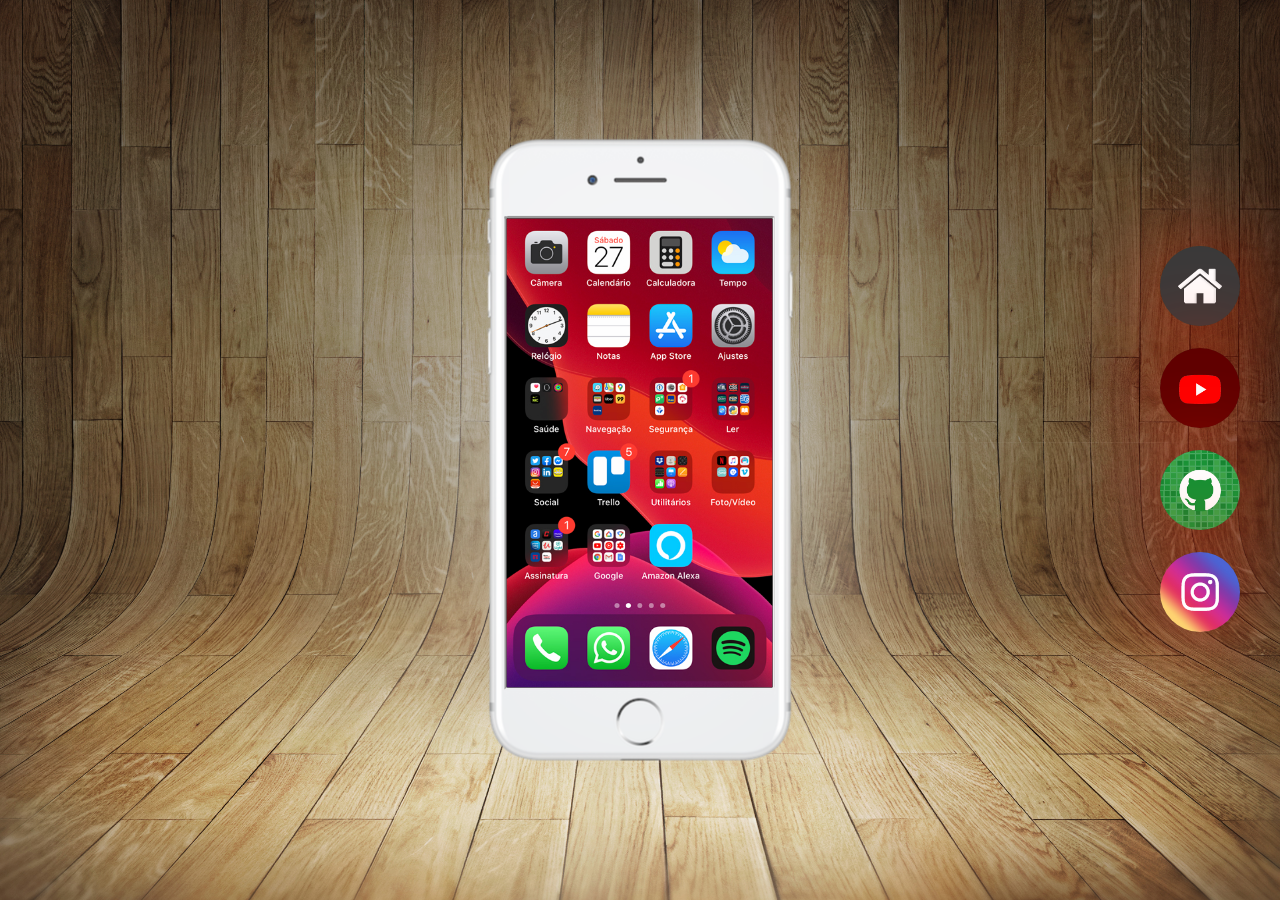
<file: index.html>
<!DOCTYPE html>
<html lang="pt-br">
<head>
  <meta charset="UTF-8">
  <meta name="viewport" content="width=device-width, initial-scale=1.0">
  <title>Redes Sociais</title>
  <link rel="shortcut icon" href="favicon.ico" type="image/x-icon">
  <link rel="stylesheet" href="estilo/style.css">
</head>
<body>

  <main>
    <Section class="telefone">
    <div class="esconderbarra">
      <Iframe class="conteudotelefone" name="frame"
      src="Paginas/paginahome.html"> </Iframe>
    </div>
       
    
    </Section>
    
    <section class="redes">
    
      <ul>
        <li class="lista">
          <a href="./Paginas/paginahome.html" target="frame"><img src="imagens/logo-home.jpg" alt="logo home" class="icones"></a> </li>
        <a href="">
          <li class="lista"> <a href="./Paginas/Paginayoutube.html" target="frame"><img src="imagens/logo-youtube.jpg" alt="logo youtube" class="icones"></a> </li>
        </a>
        <li class="lista"> <a href="./Paginas/paginagithub.html" target="frame"><img src="imagens/logo-github.jpg" alt="logo github" class="icones"></a> </li>
        <li class="lista"> <a href="./Paginas/paginainstagram.html" target="frame"><img src="imagens/logo-instagram.jpg" alt="logo instagram" class="icones"></a> </li>

      </ul>

    </section>


  </main>

  
</body>
</html>
</file>
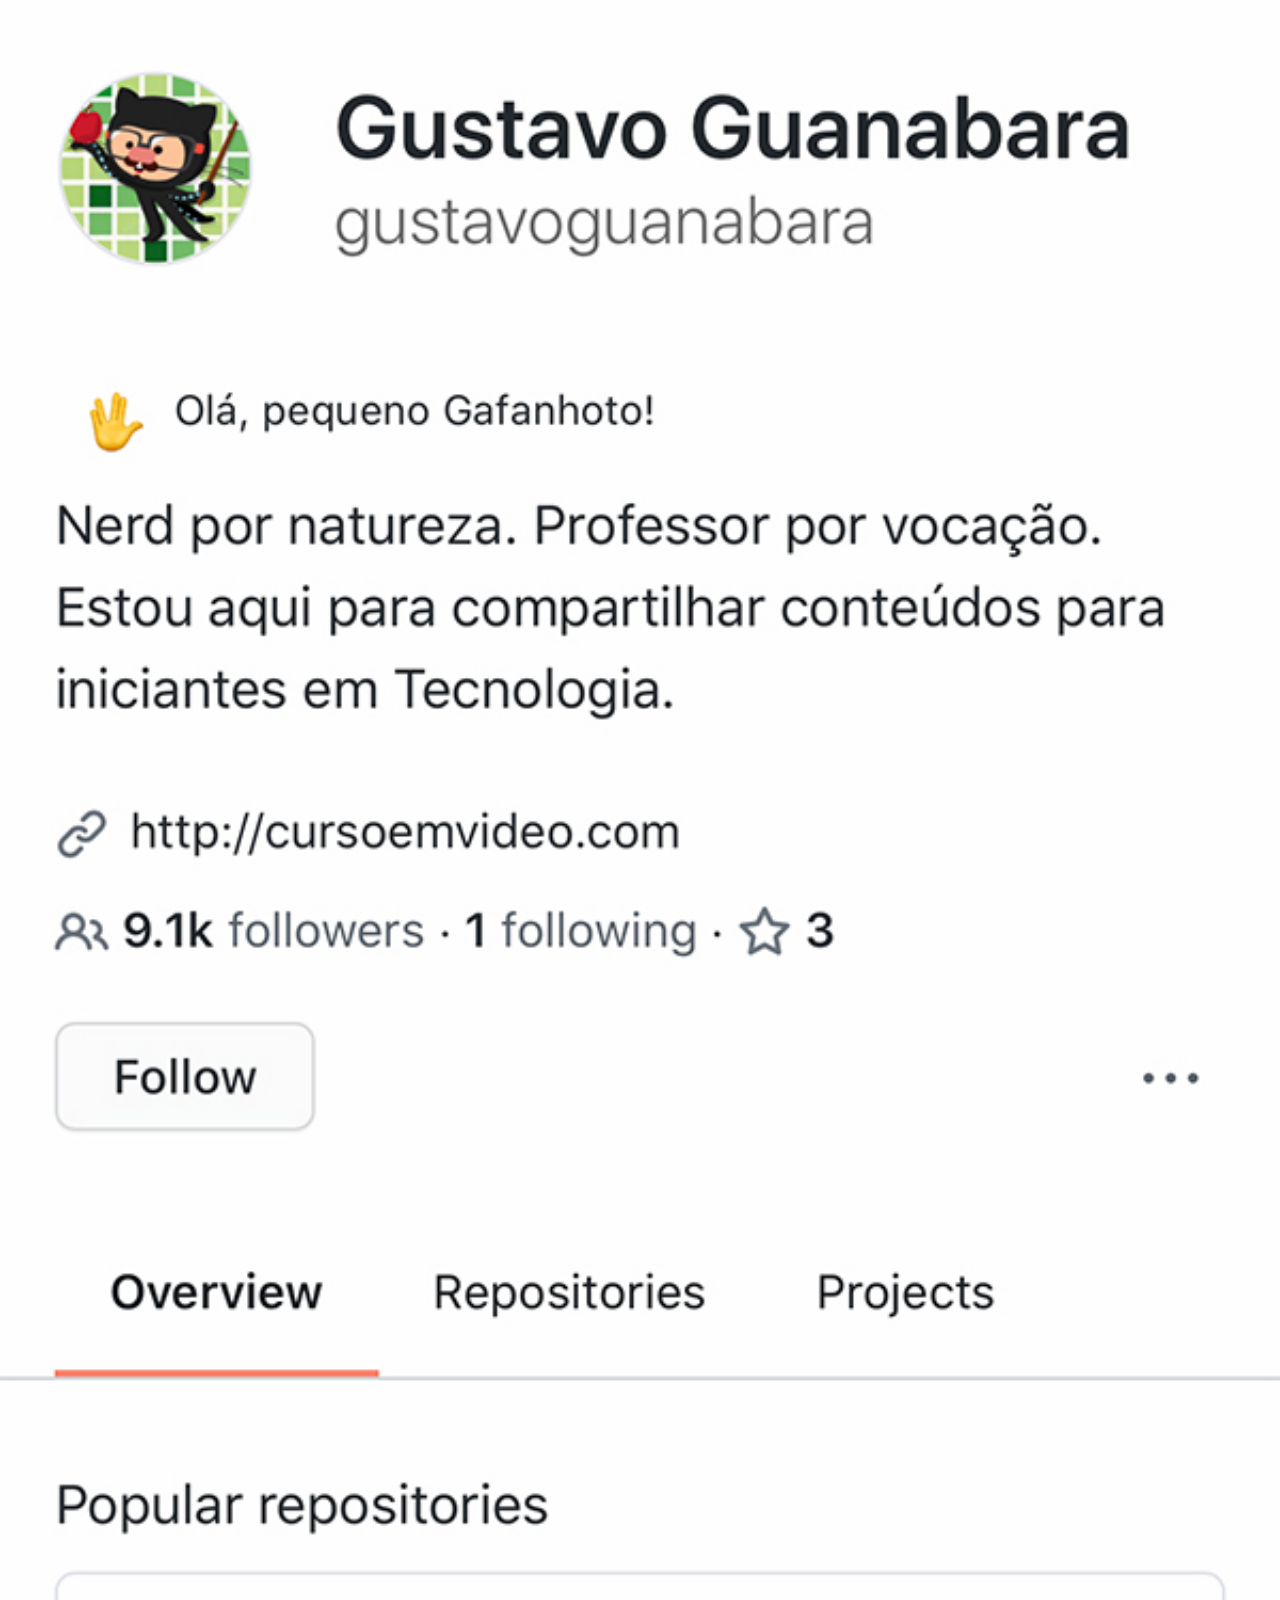
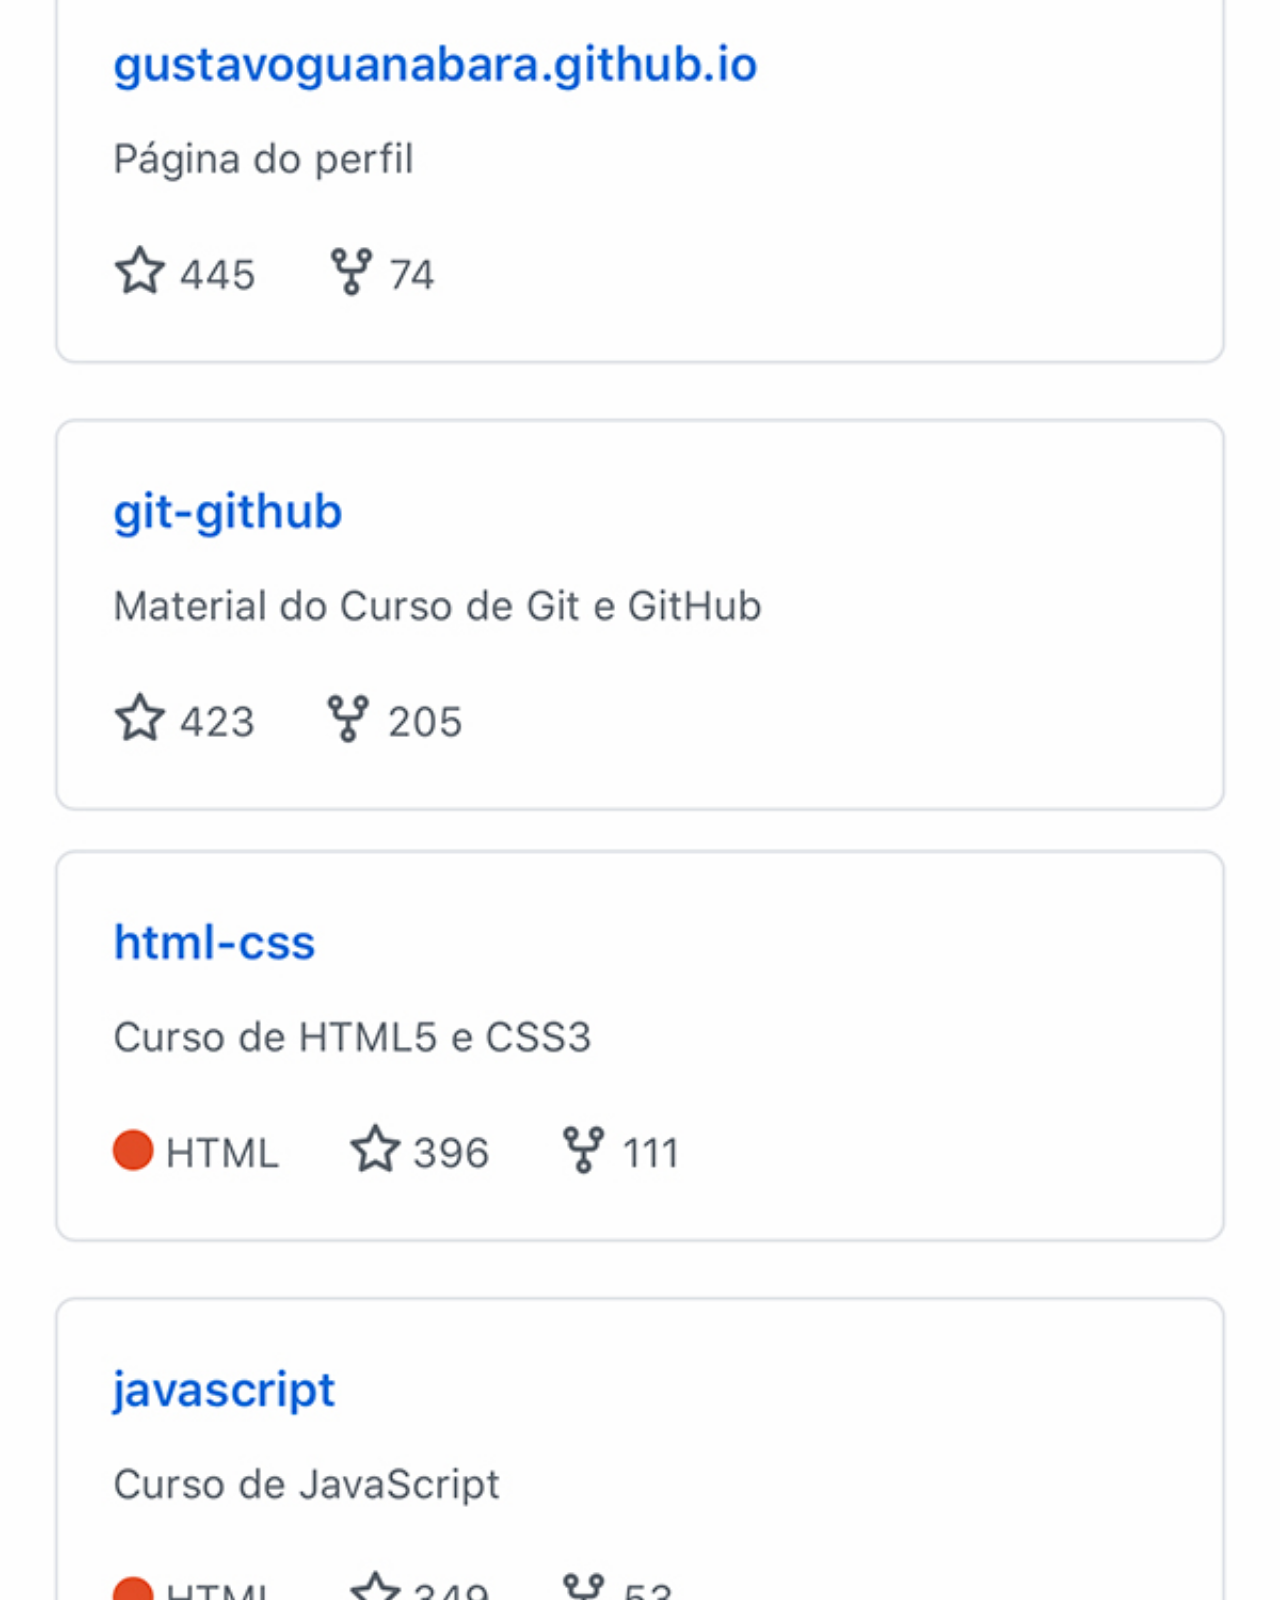
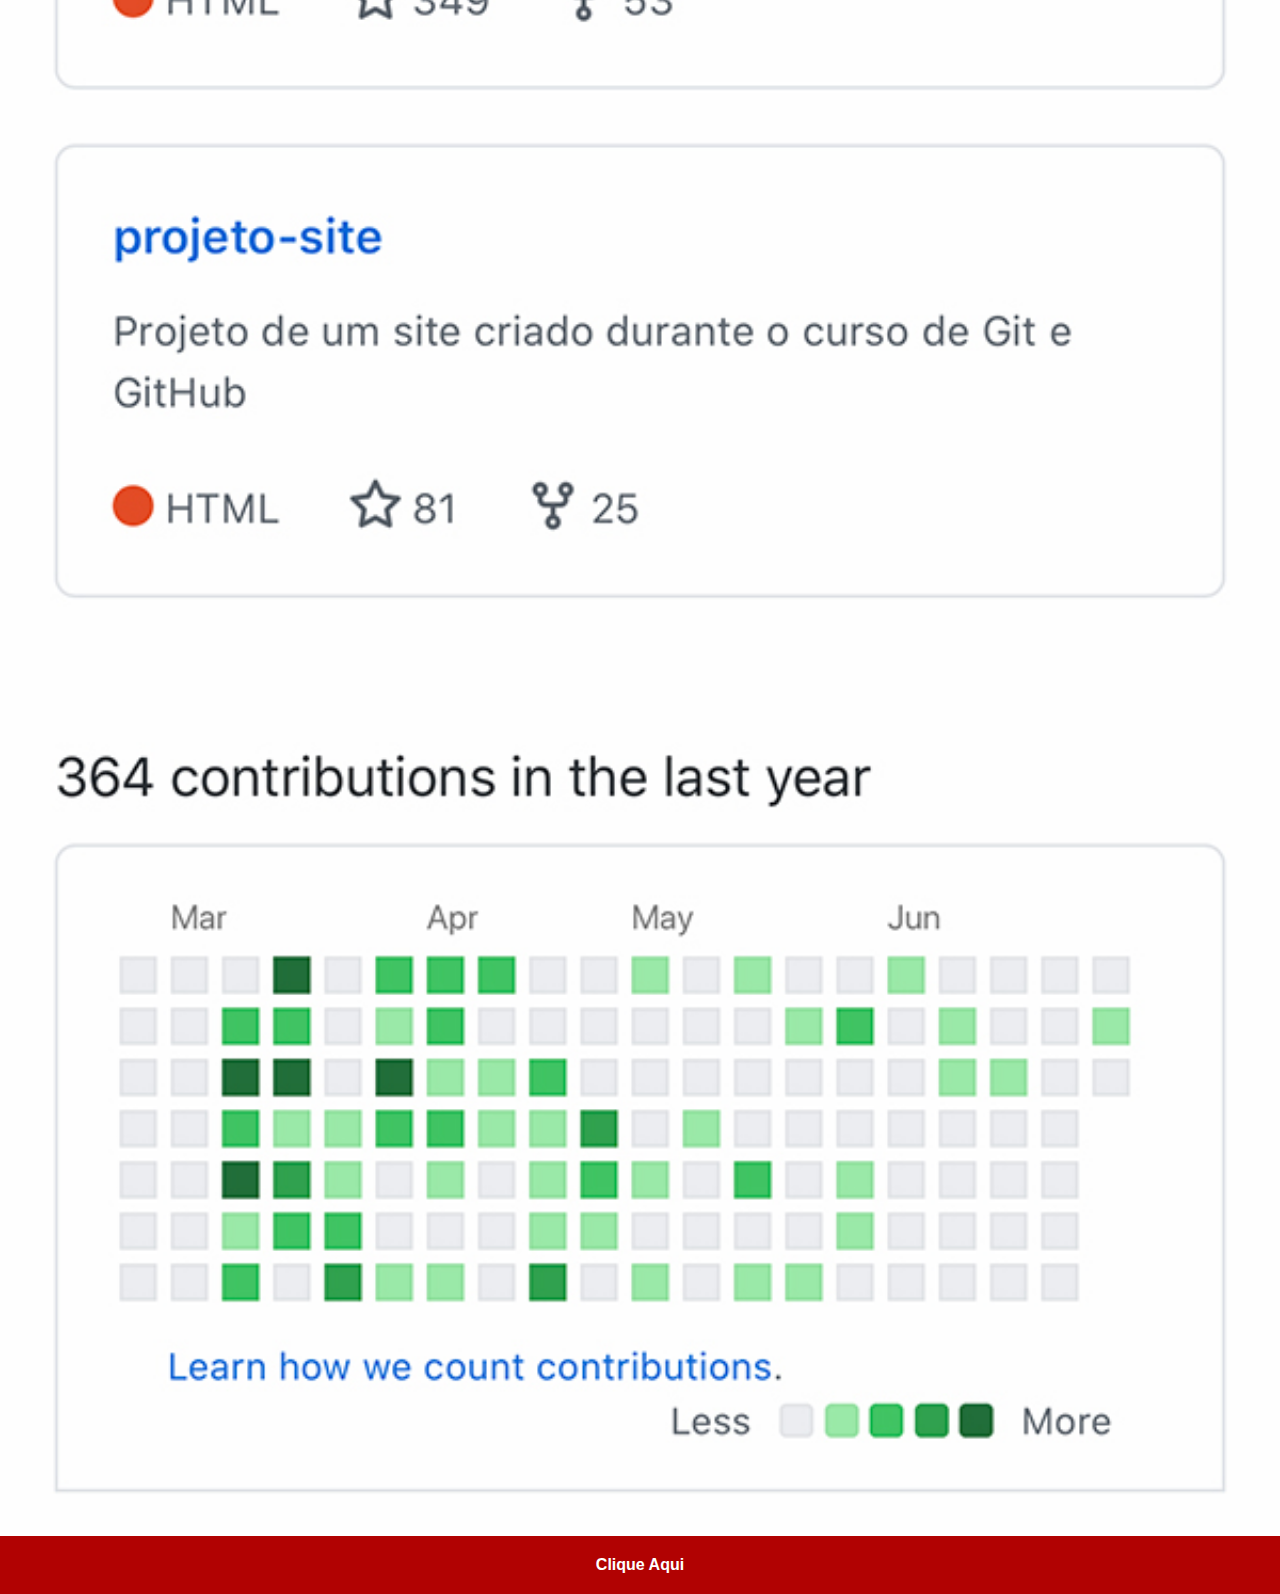
<file: Paginas/paginagithub.html>
<!DOCTYPE html>
<html lang="pt-br">
<head>
  <meta charset="UTF-8">
  <meta name="viewport" content="width=device-width, initial-scale=1.0">
  <title>pagina github</title>
  <link rel="stylesheet" href="../estilo/Social.css">

  <style>
   body{
      background-color: rgb(255, 255, 255);
    }
  </style>

</head>
<body>
  
  <img src="../imagens/tela-github.jpg" alt="youtube">
  <a href="https://github.com/gustavoguanabara" target="_blank">Clique Aqui</a>
  

</body>
</html>
</file>
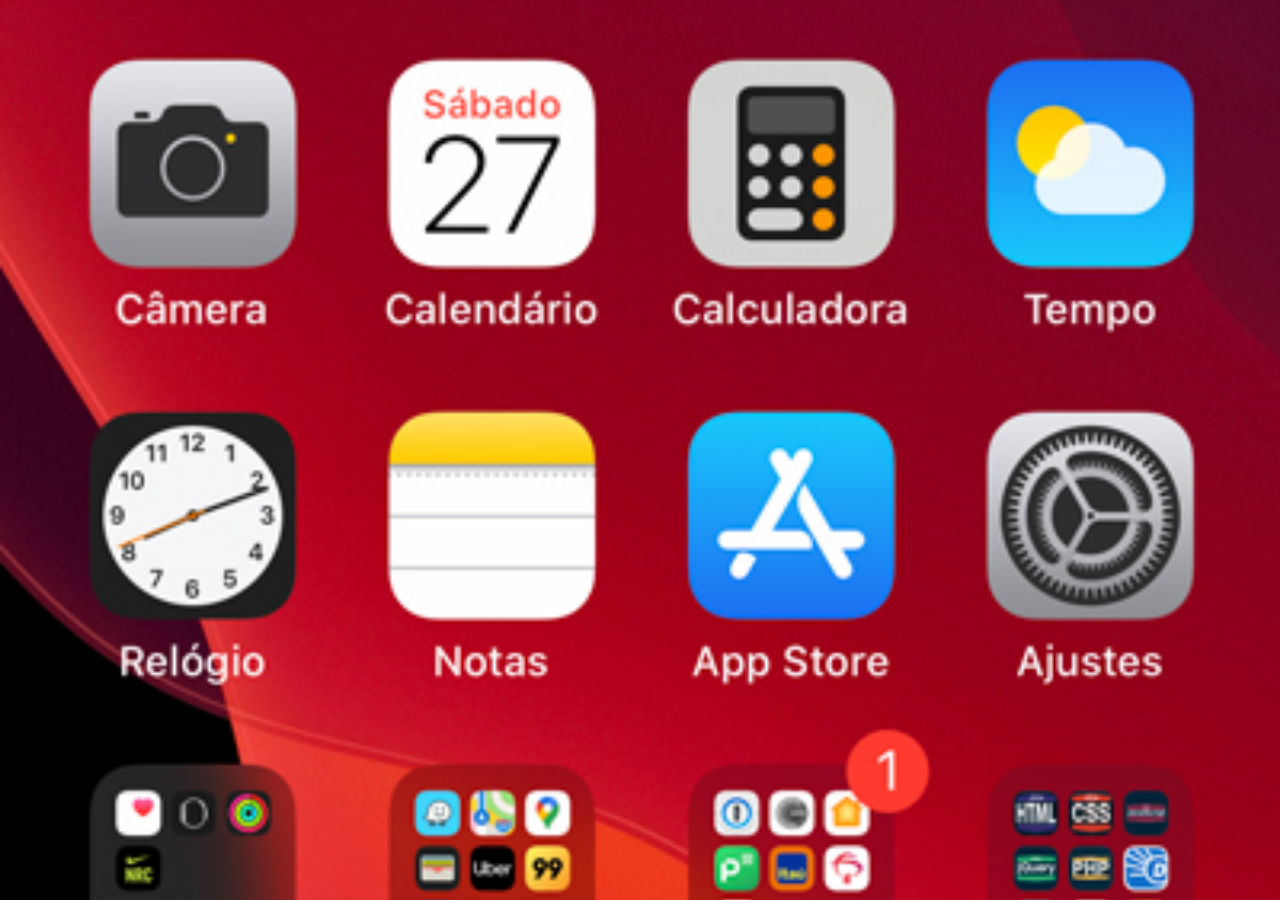
<file: Paginas/paginahome.html>
<!DOCTYPE html>
<html lang="pt-br">
<head>
  <meta charset="UTF-8">
  <meta name="viewport" content="width=device-width, initial-scale=1.0">
  <title>Pagina Home</title>

<style>
* {
  margin: 0;
  padding: 0;
}

body {
  width: 100vw;
  height: 100vh;
  background: black url(../imagens/tela-home.jpg) no-repeat top center;
  background-size: cover;

}

</style>


</head>
<body>
  
</body>
</html>
</file>
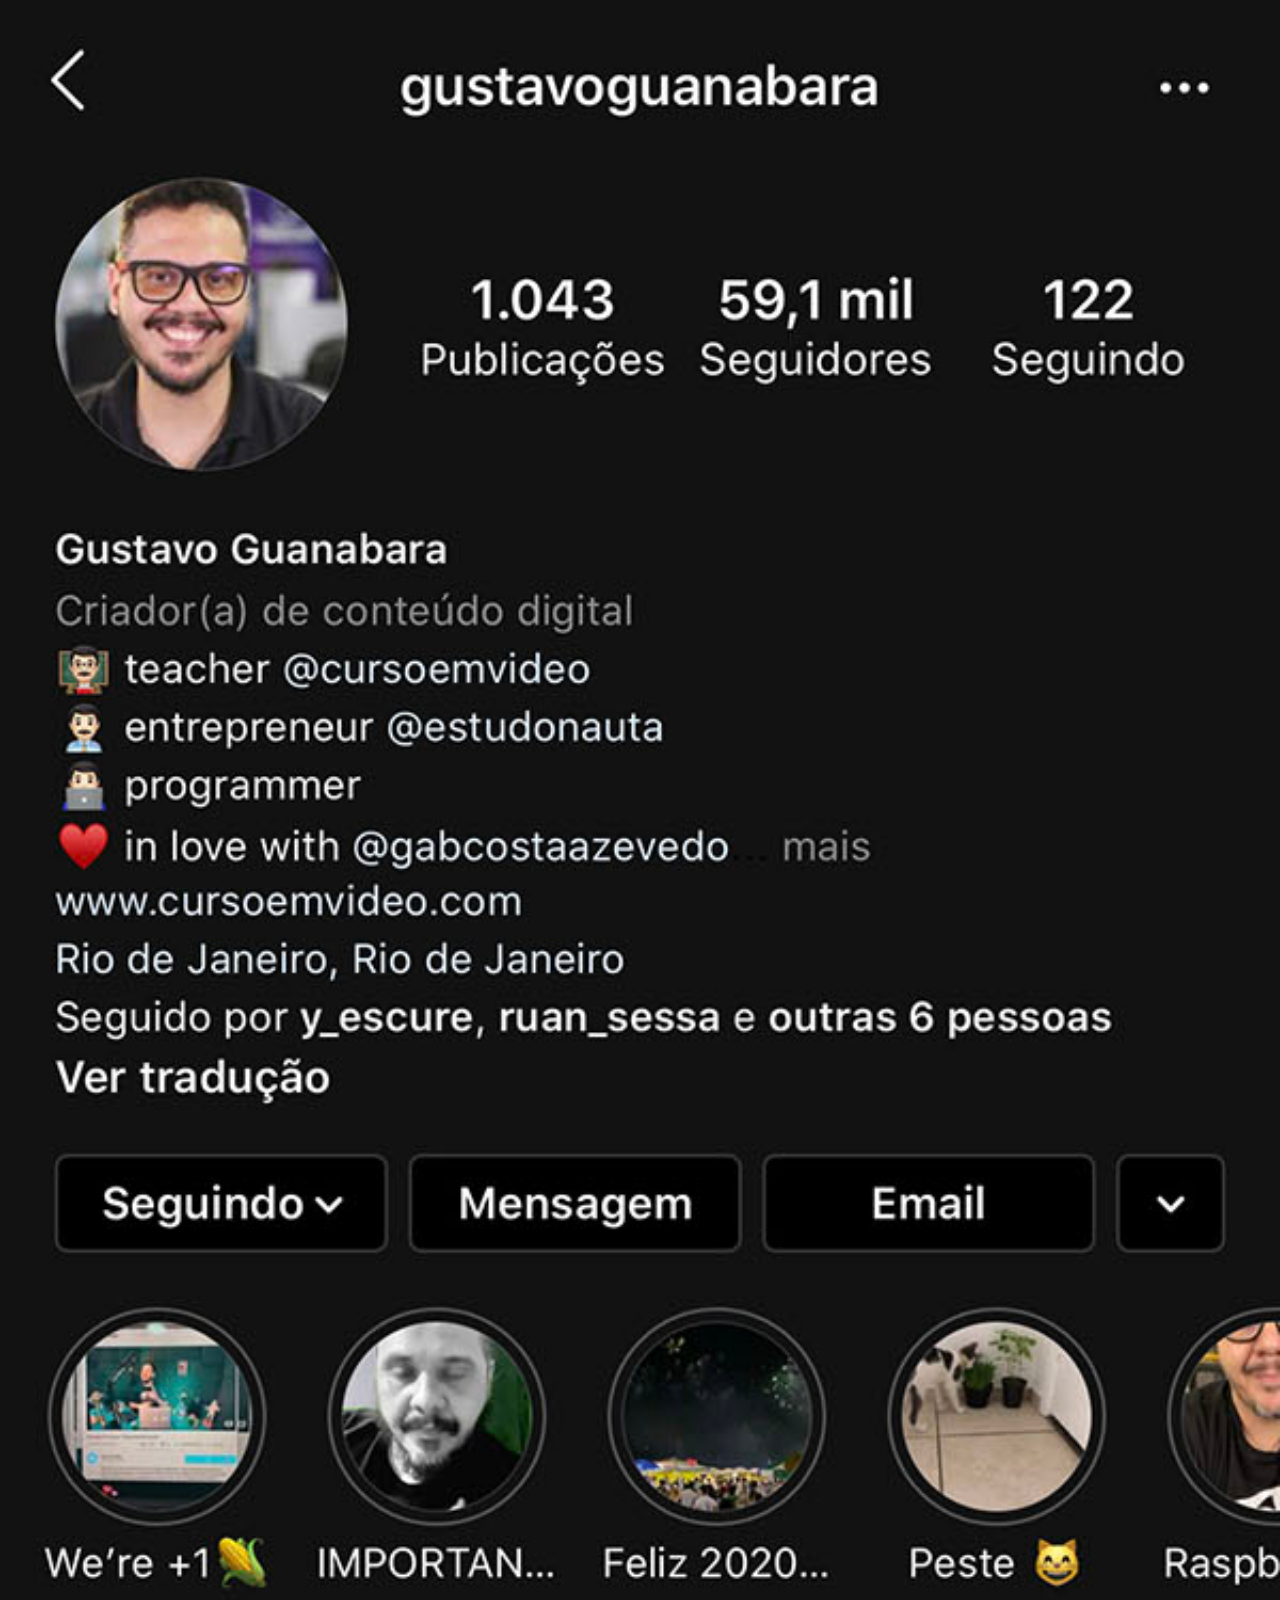
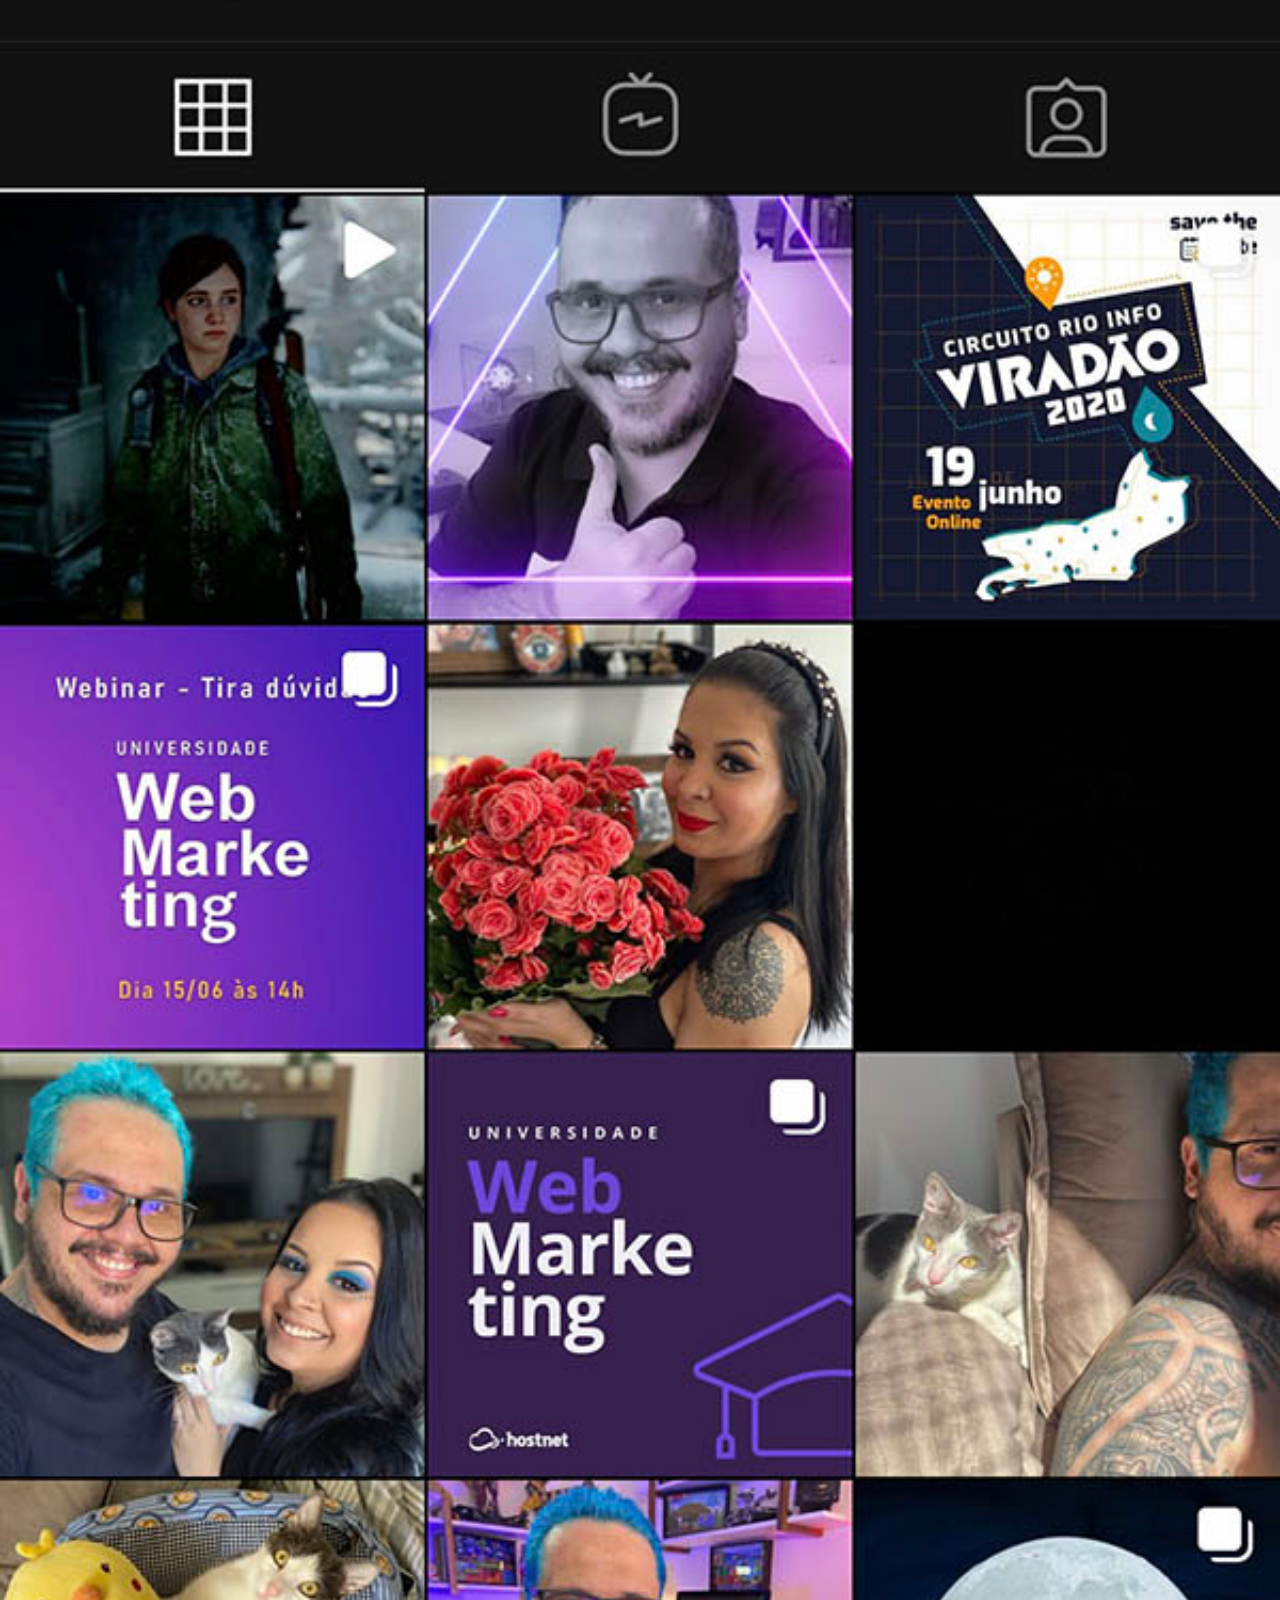
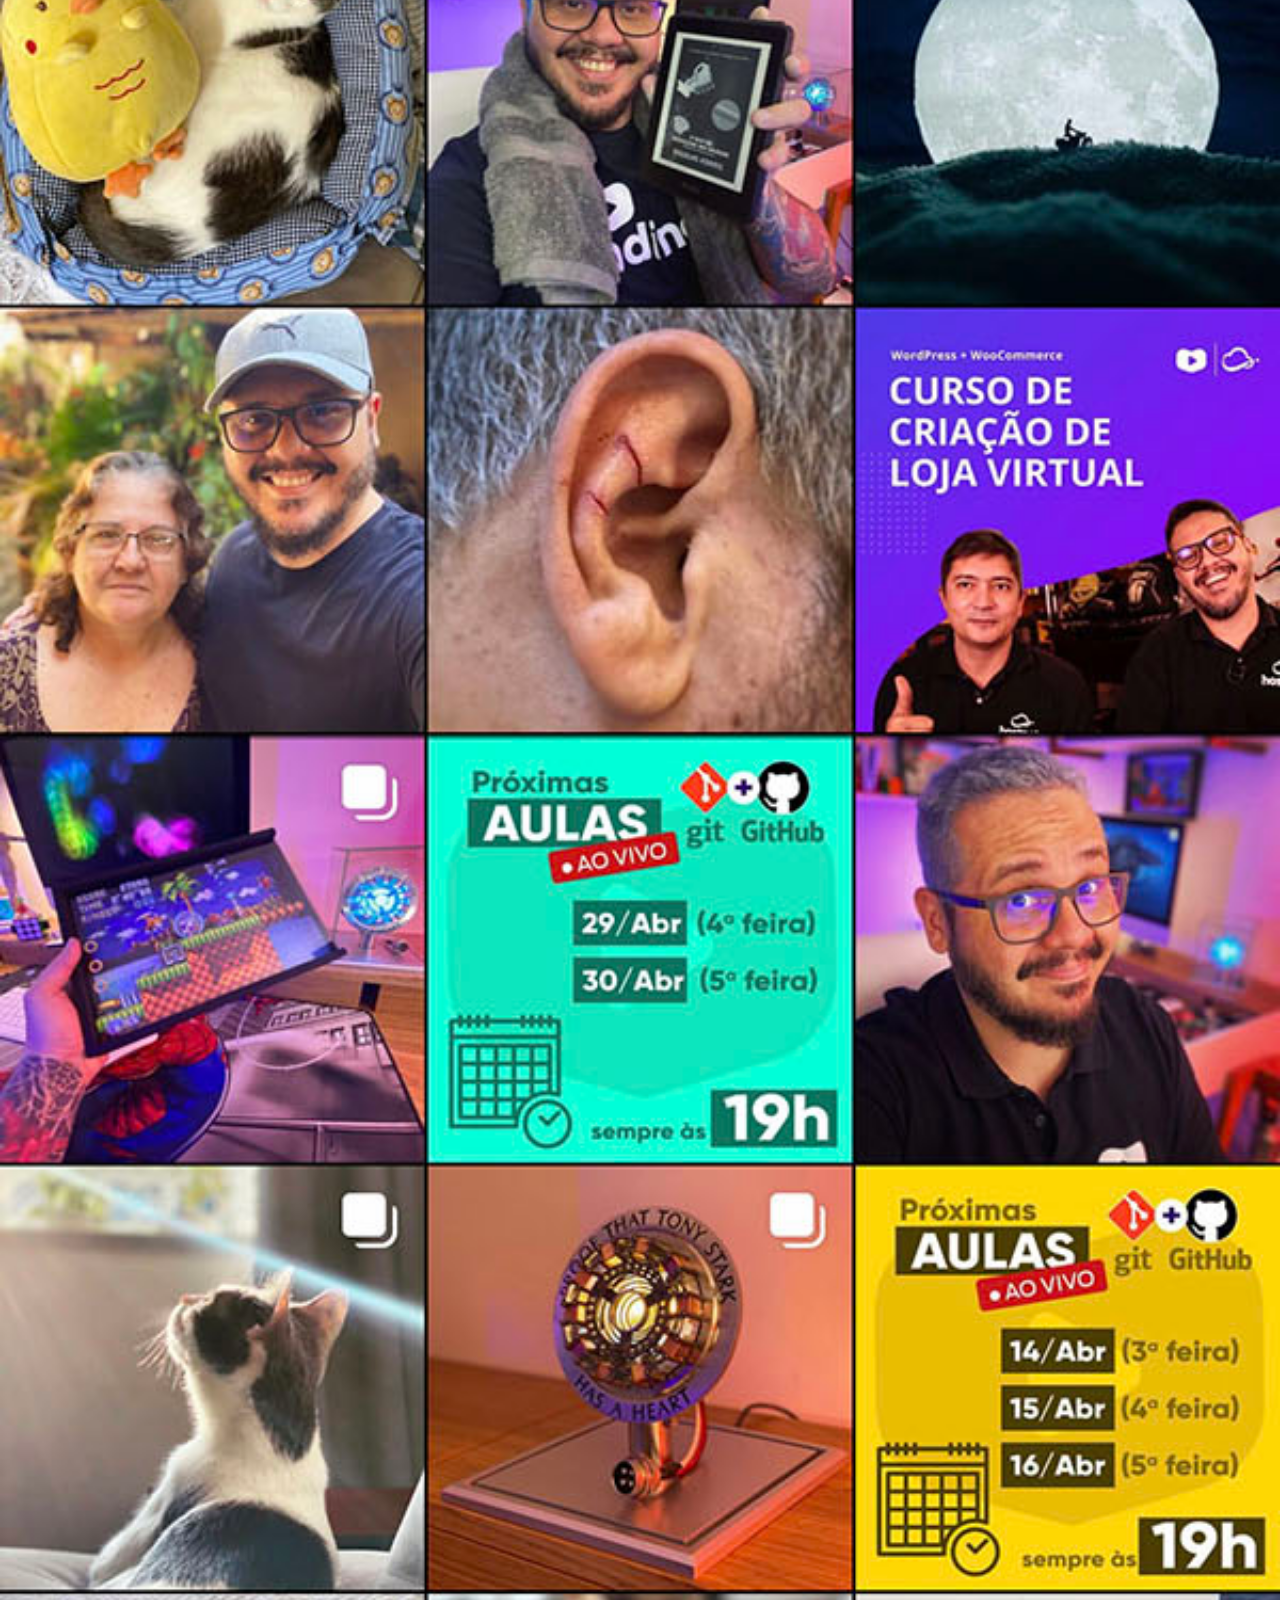
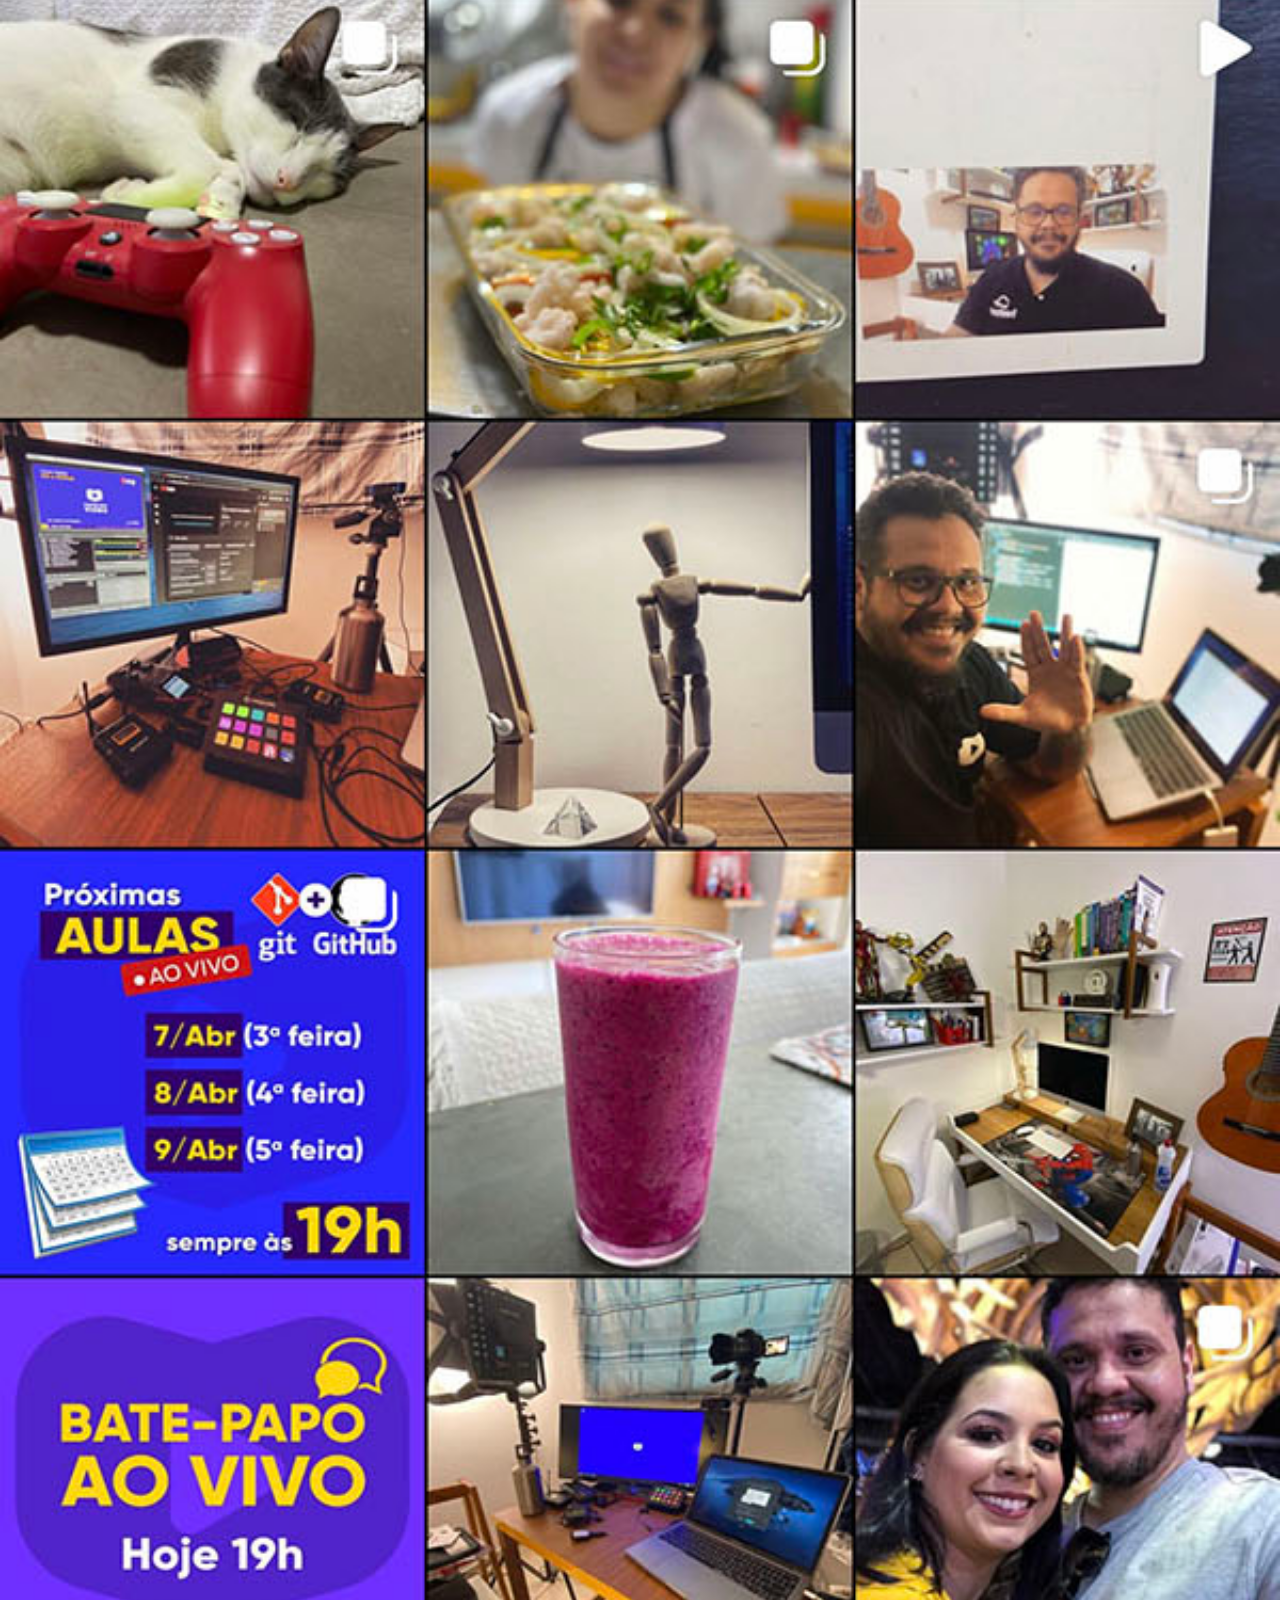
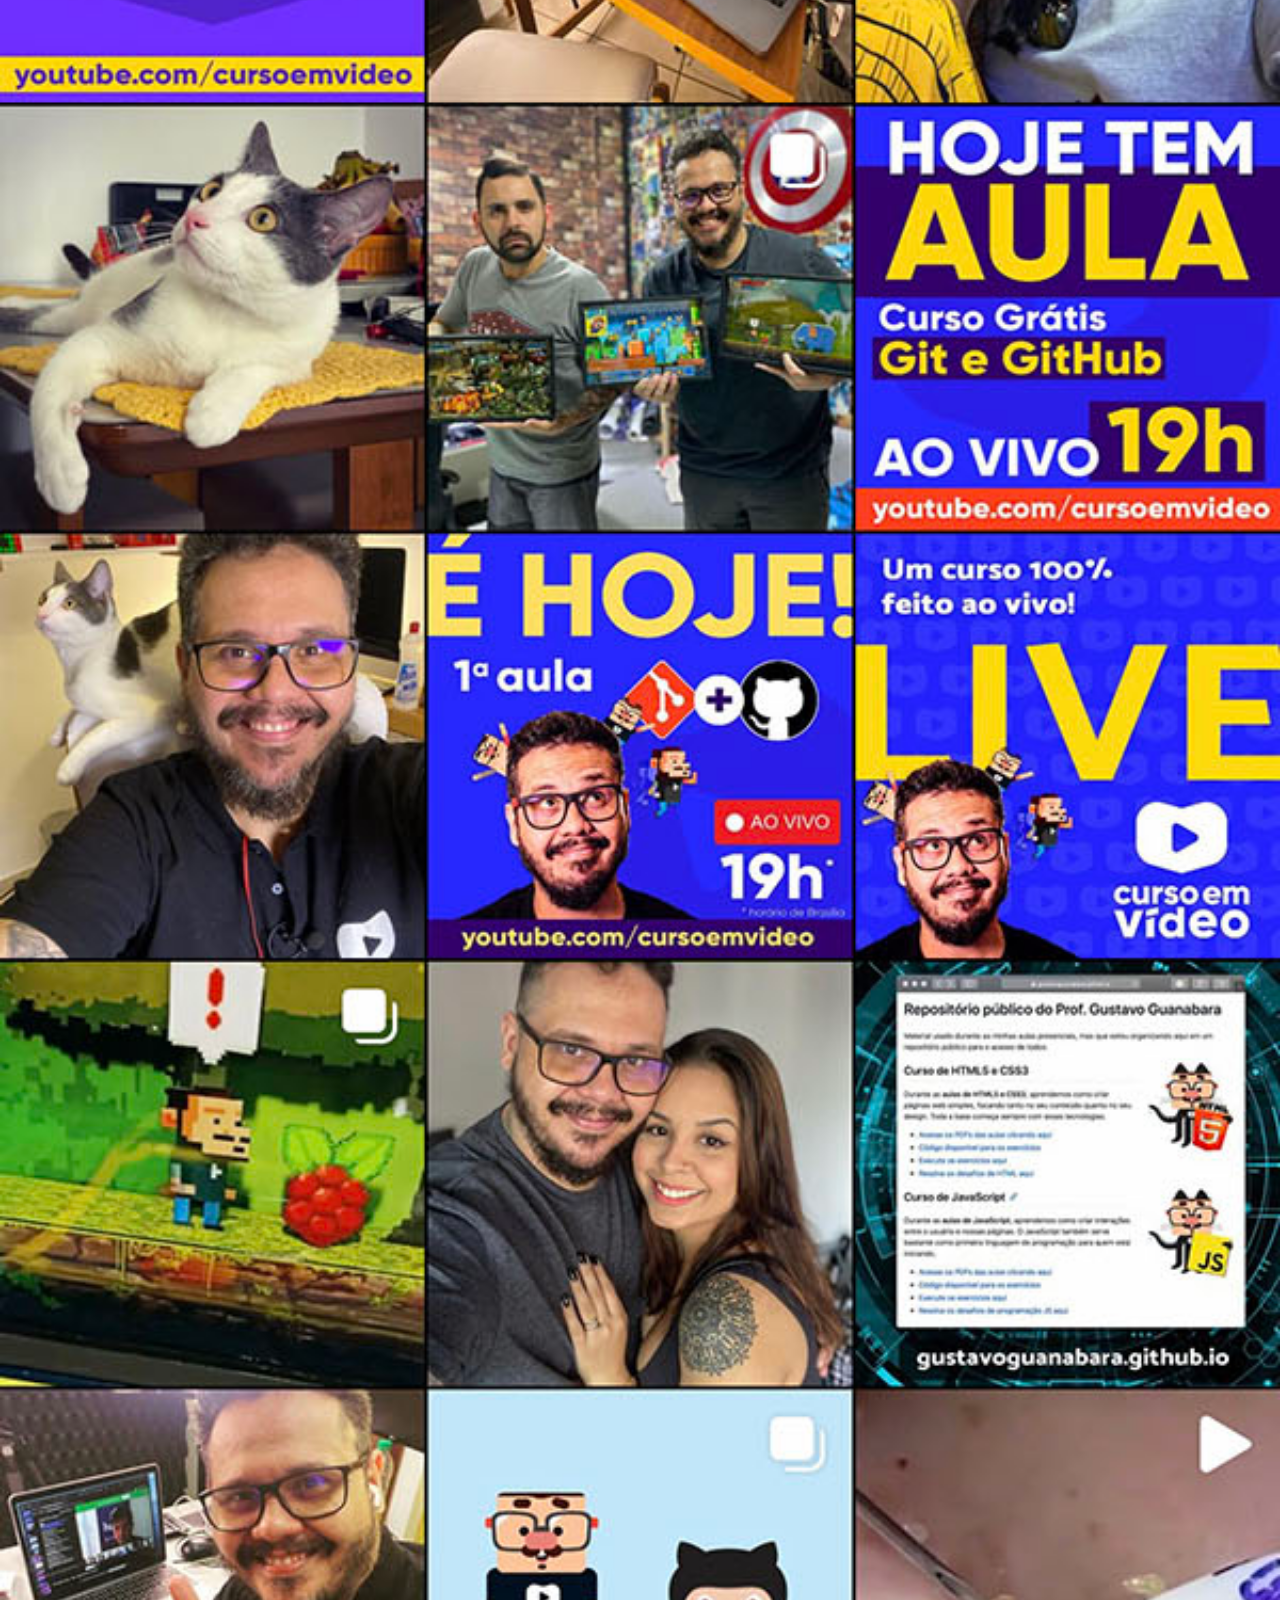
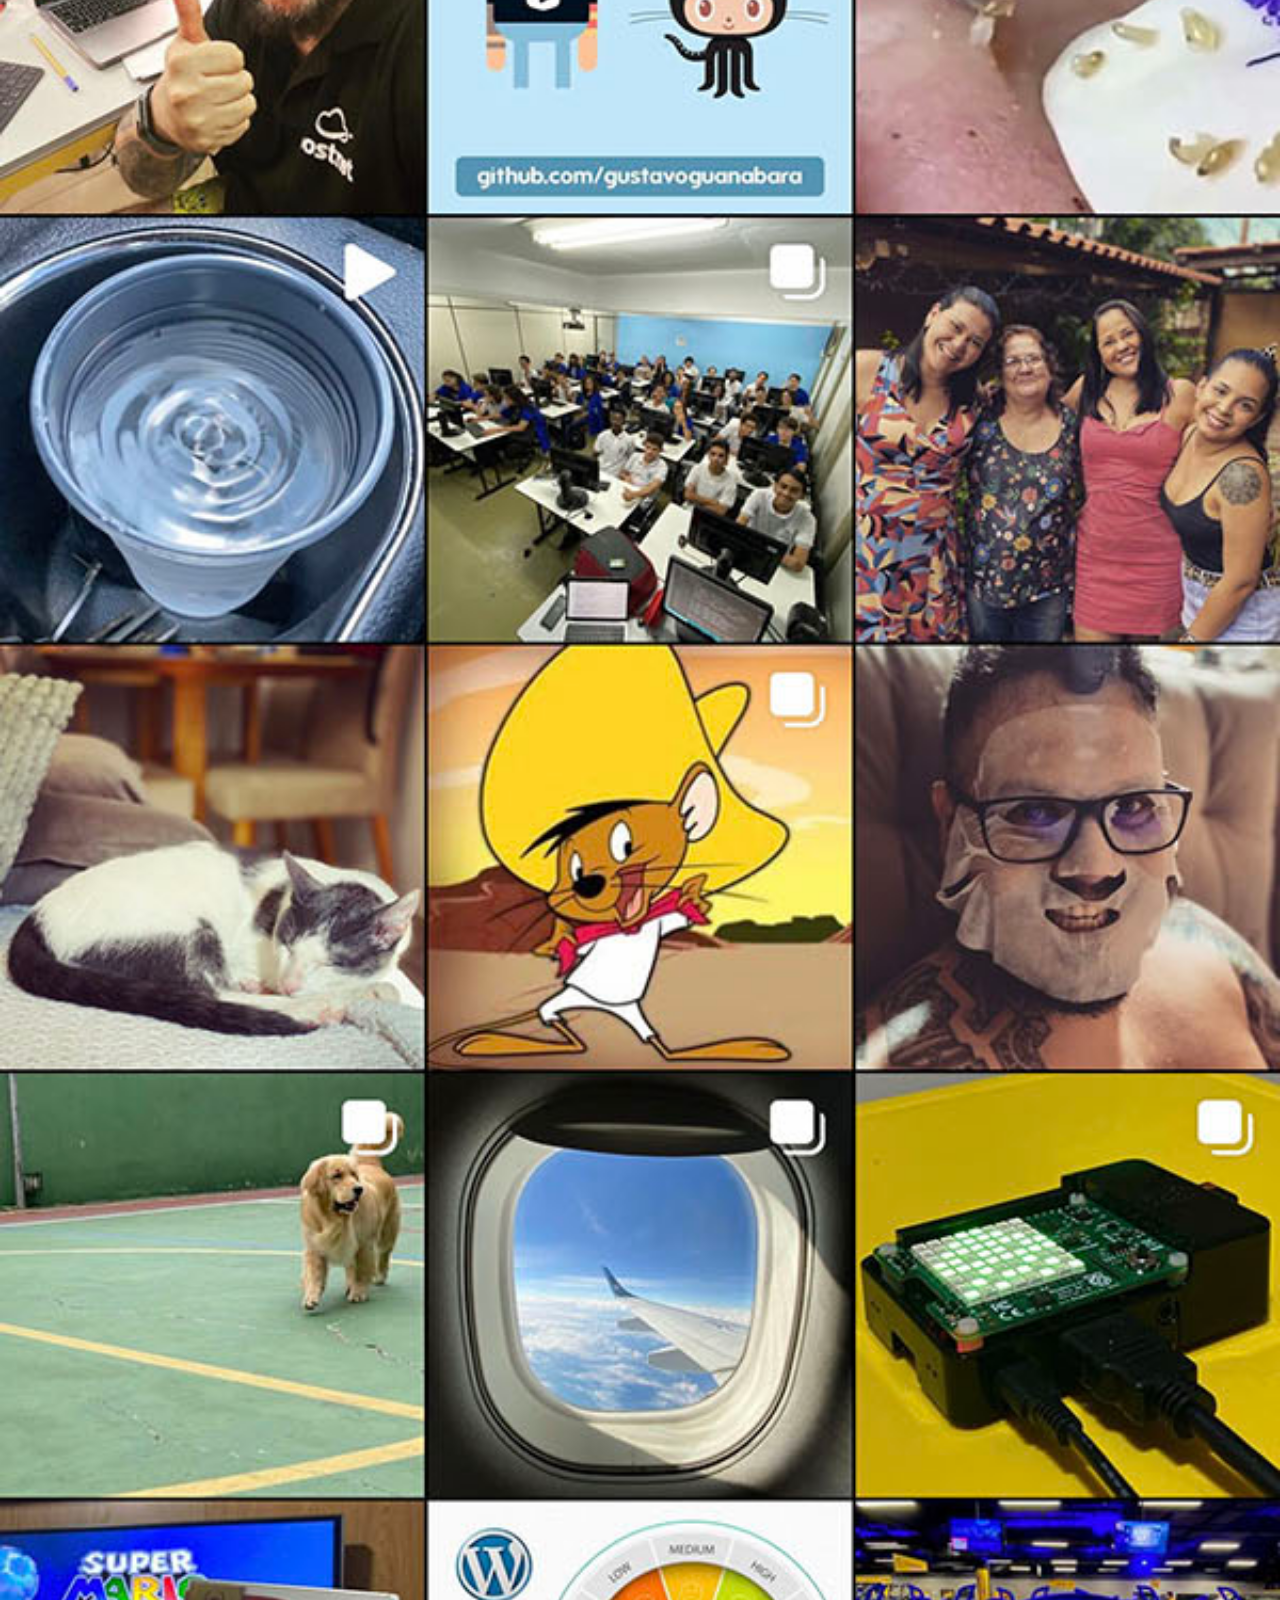
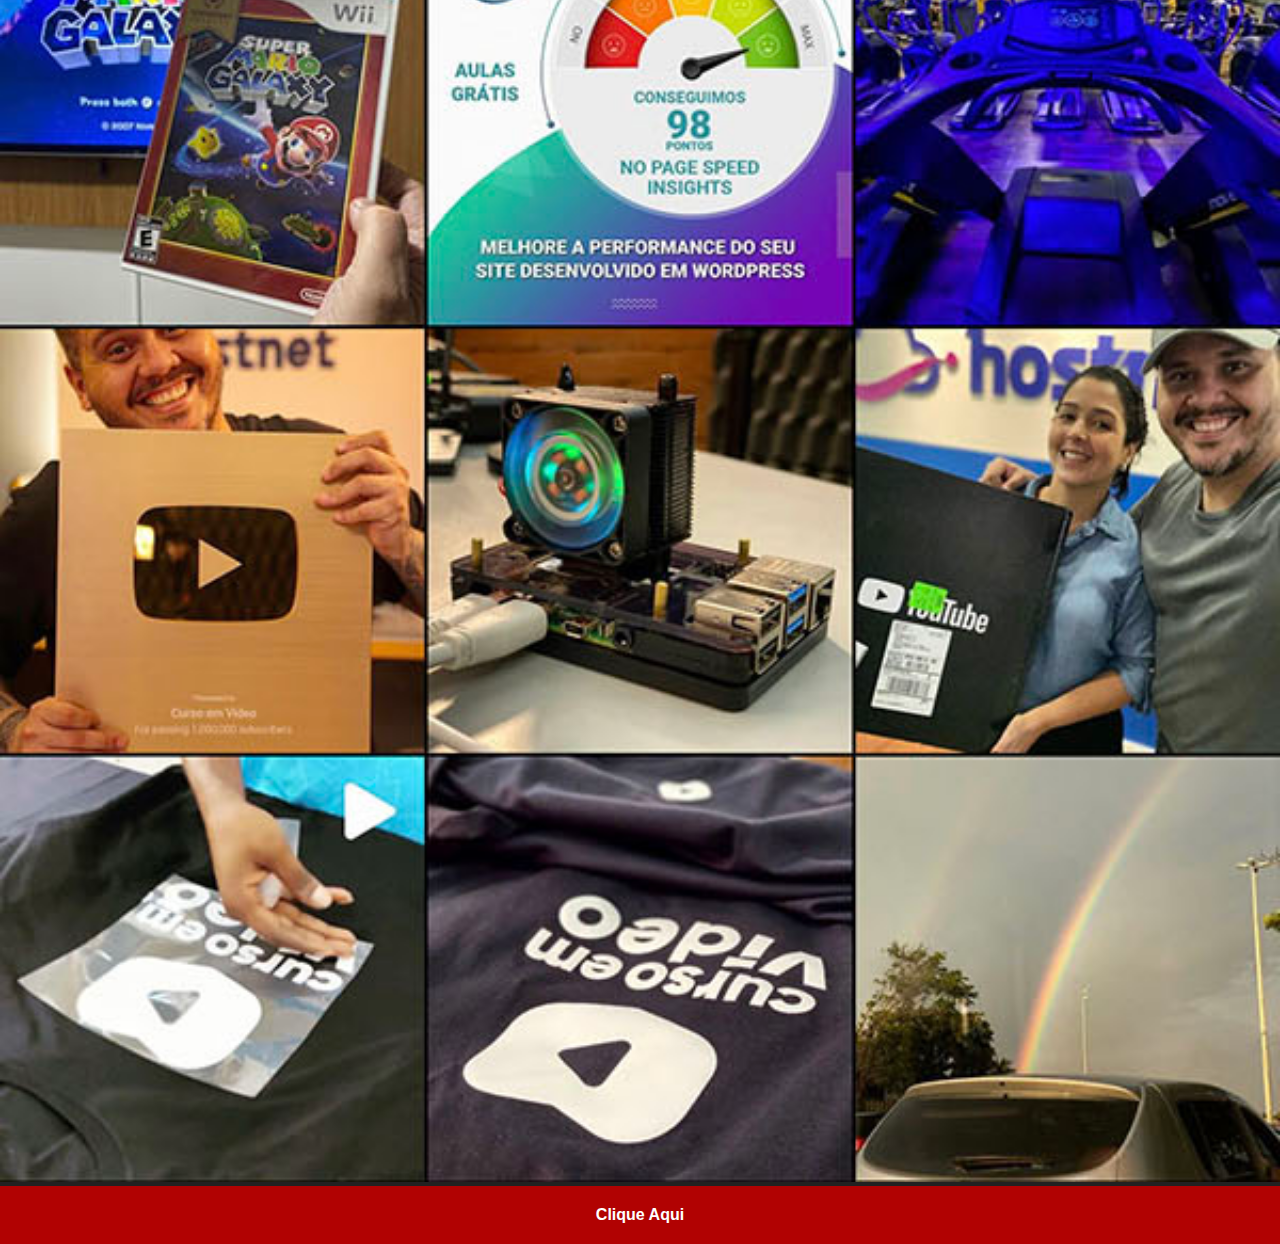
<file: Paginas/paginainstagram.html>
<!DOCTYPE html>
<html lang="pt-br">
<head>
  <meta charset="UTF-8">
  <meta name="viewport" content="width=device-width, initial-scale=1.0">
  <title>Pagina instagram</title>
  <link rel="stylesheet" href="../estilo/Social.css">

</head>
<body>

  <img src="../imagens/tela-instagram.jpg" alt="youtube">
<a href="https://www.instagram.com/gustavoguanabara/" target="_blank">Clique Aqui</a>

  
</body>
</html>
</file>
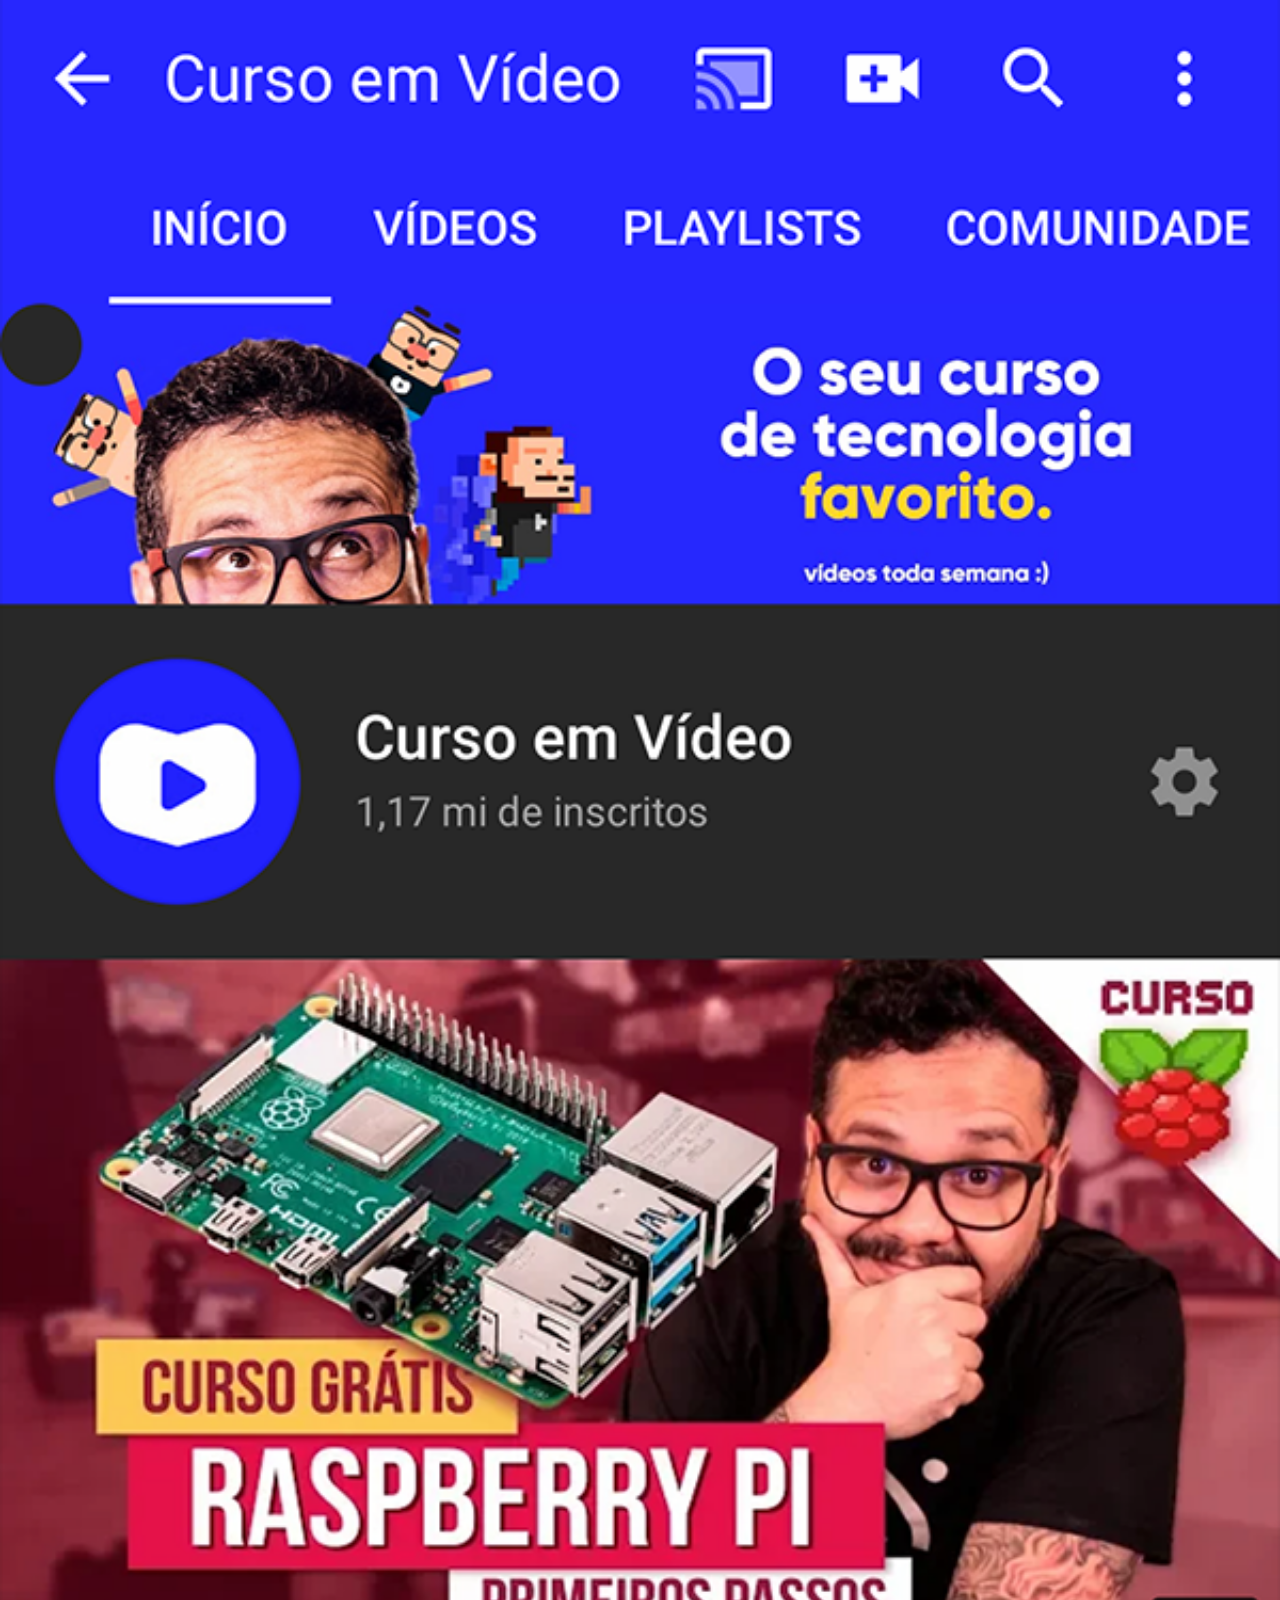
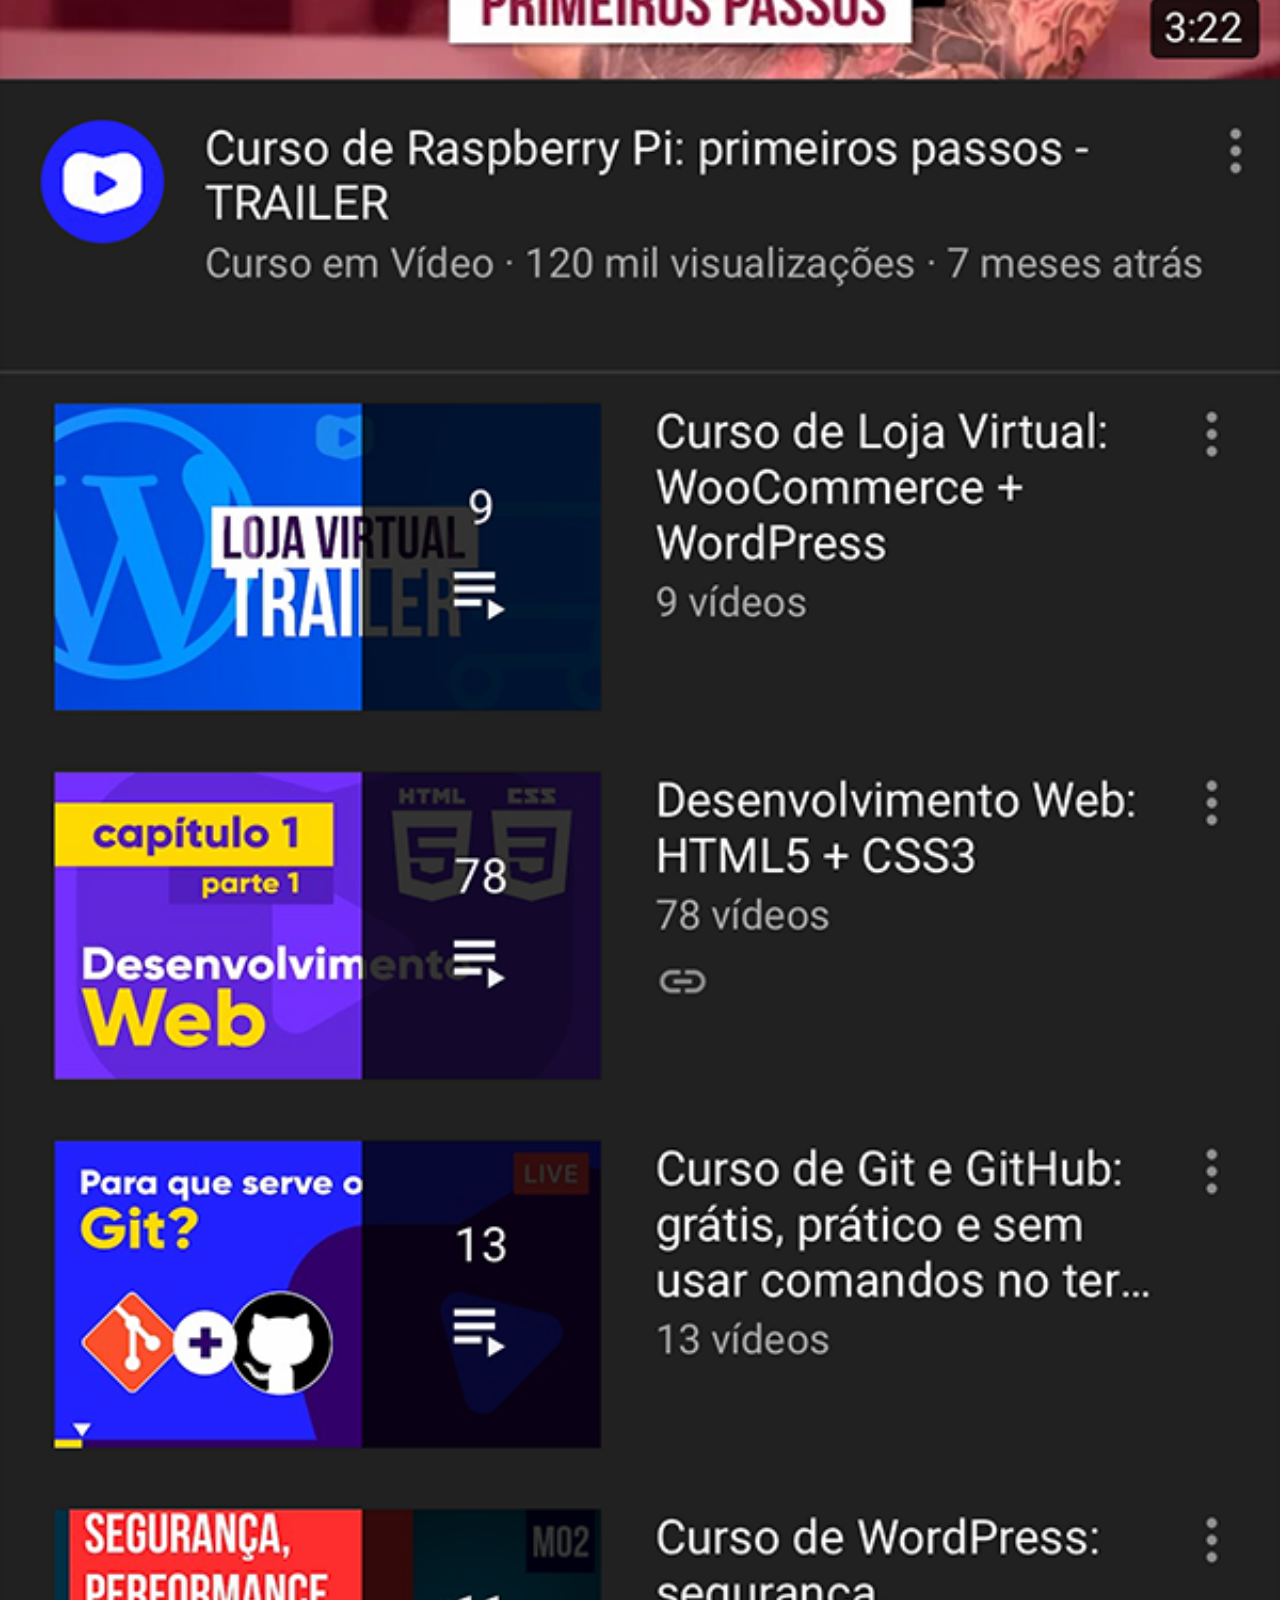
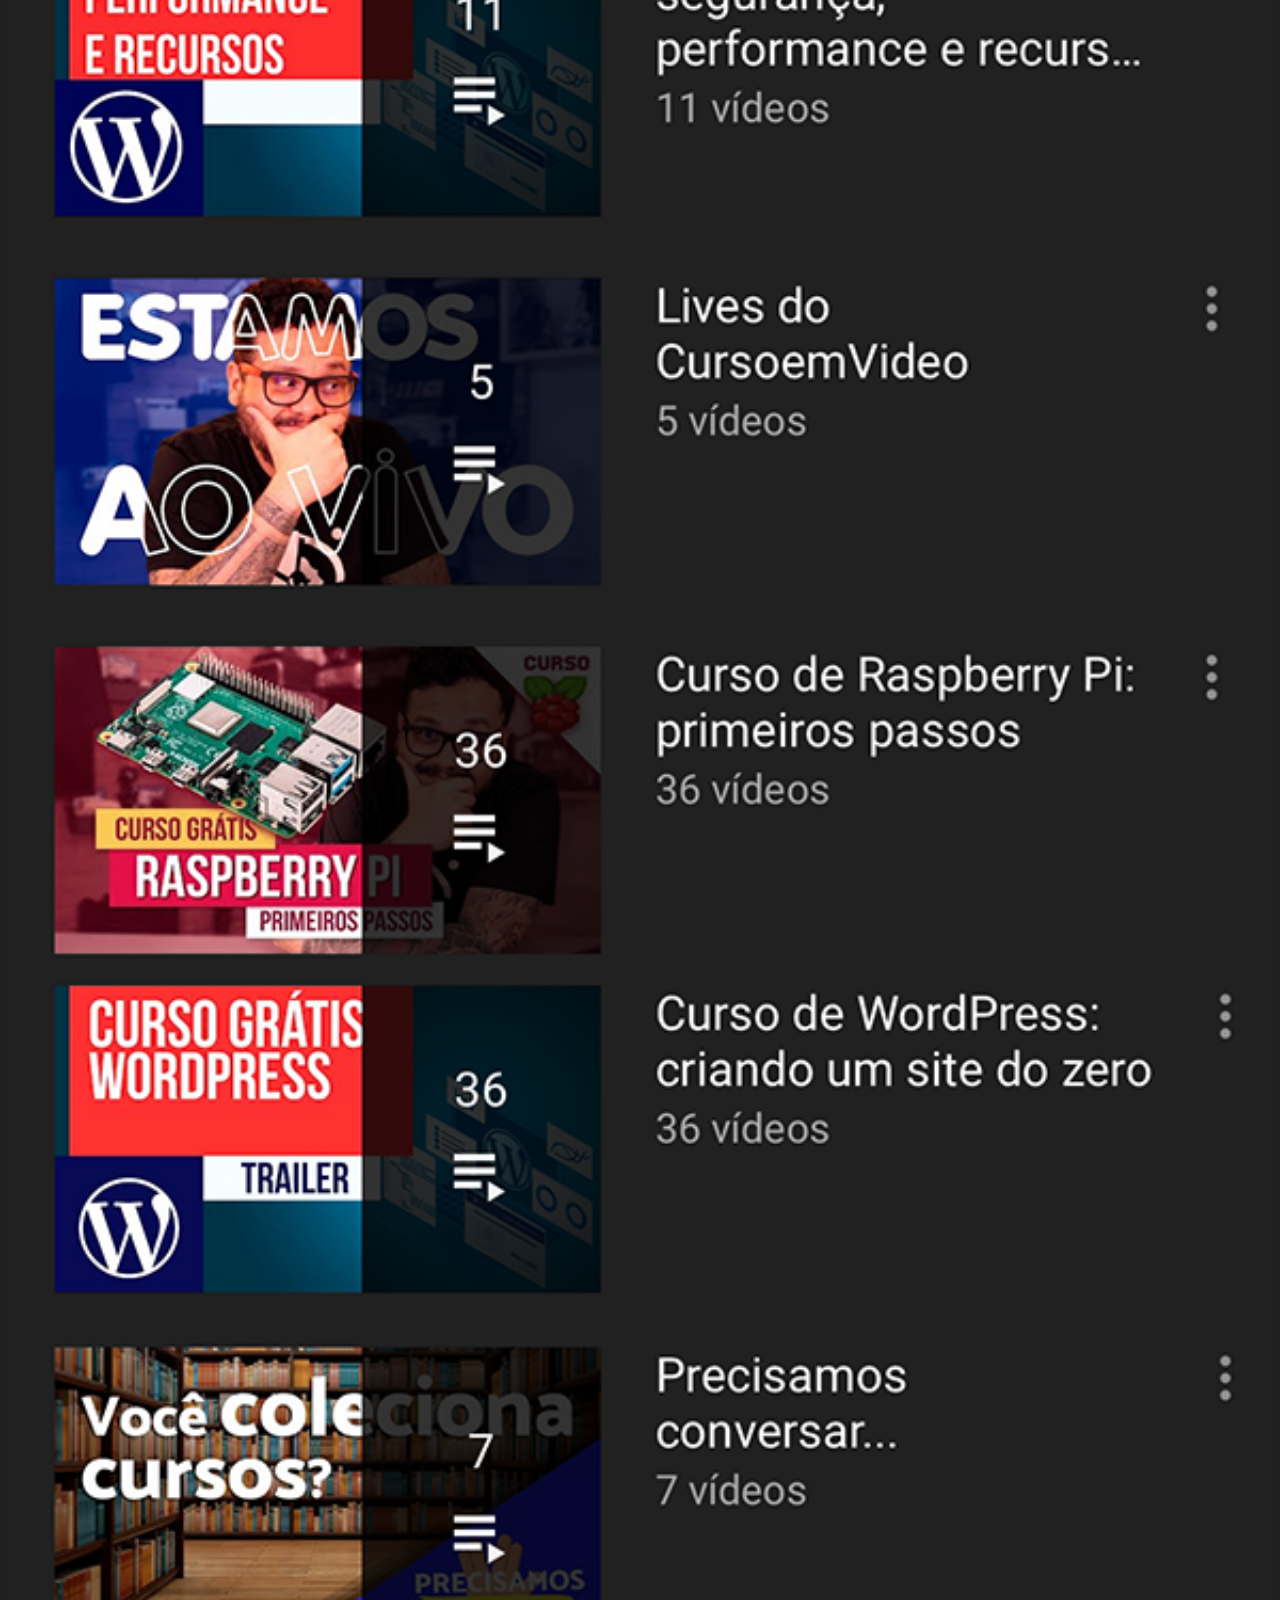
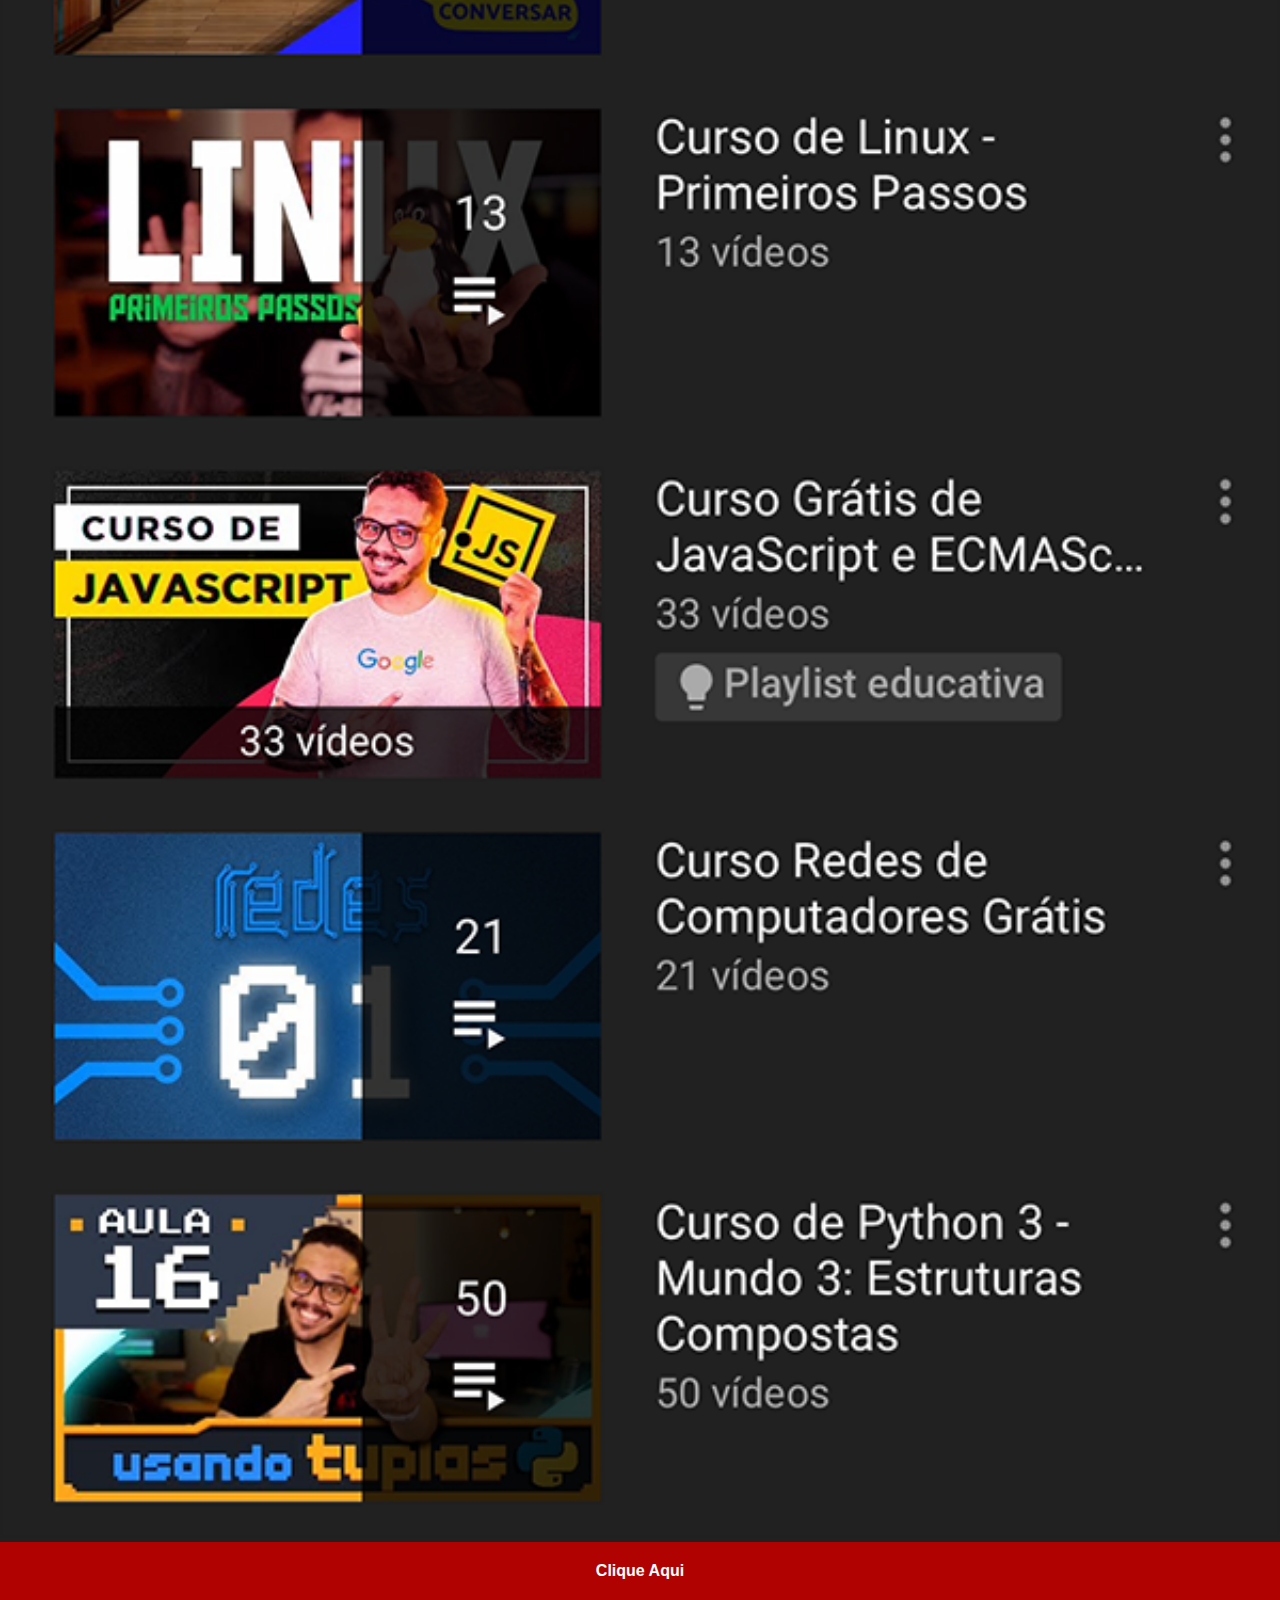
<file: Paginas/Paginayoutube.html>
<!DOCTYPE html>
<html lang="pt-br">
<head>
  <meta charset="UTF-8">
  <meta name="viewport" content="width=device-width, initial-scale=1.0">
  <title>Pagina youtube</title>
  <link rel="stylesheet" href="../estilo/Social.css">



</head>
<body>

<img src="../imagens/tela-youtube.png" alt="youtube">
<a href="https://www.youtube.com/@CursoemVideo" target="_blank">Clique Aqui</a>

  
</body>
</html>
</file>
<file: estilo/style.css>
@charset "UTF-8";


* {
  margin: 0;
  padding: 0;
  box-sizing: border-box;
}

html, body {
  height: 100vh;
  width: 100vw;
  background-color: rgb(194, 194, 194);
  background-image: url(../imagens/fundo-madeira.jpg);
  background-attachment: fixed;
  background-size: cover;
  background-repeat: no-repeat;
}


main {
  height: 100vh;
  position: relative;

}

.telefone {
  margin-right: 32px;
  background: url(../imagens/frame-iphone.png);
  position: absolute;
  top: 50%;
  left: 50%;
  transform: translate(-50%, -50%);
  height: 627px;
  width: 311px;
}


.conteudotelefone {
  position: relative;
  width: 270px;
  height: 473px;
  top: 80px;
  left: 20px;
  box-shadow: 1px 1px 300px white;
}

.redes {
  margin-left: 32px;
  position: absolute;
  right: 0%;
  top: 50%;
  transform: translate(-50%, -50%);
}

.lista {
  border-radius: 50%;
  margin-bottom: 18px;
  list-style: none;
}

.icones {
  width: 80px;
  border-radius: 50%;
  box-shadow: 0px 2px 100px rgba(255, 33, 4, 0.74);
}


.icones:hover {
  box-shadow: 0px 2px 100px rgba(255, 255, 255, 0.74);
  transition: .2s ease;
  transform: translateX(-15px) rotate(-20deg);
}
</file>
<file: estilo/Social.css>
@charset "UTF-8";

* {
  margin: 0;
  padding: 0;
  font-family: Arial, Helvetica, sans-serif;
}

body{
  background-color: rgb(34, 33, 33);
}

::-webkit-scrollbar {
  width: 0;
  height: 0;
}

img {
width: 100vw;
}

a {
margin-top: 0;
display: block;
background-color: rgb(177, 2, 2);
padding: 20px;
text-align: center;
font-weight: bolder;
text-decoration: none;
color: white;
}

a:hover{
  background-color: rgb(255, 3, 3);
  box-shadow: 2px 2px 30px rgba(255, 33, 4, 0.74);
  color: rgb(253, 182, 182);
  text-shadow: 1px 1px 15px rgb(34, 34, 34);
  transition: .2s ease;
  transform: translatey(-3px);
  
}
</file>
